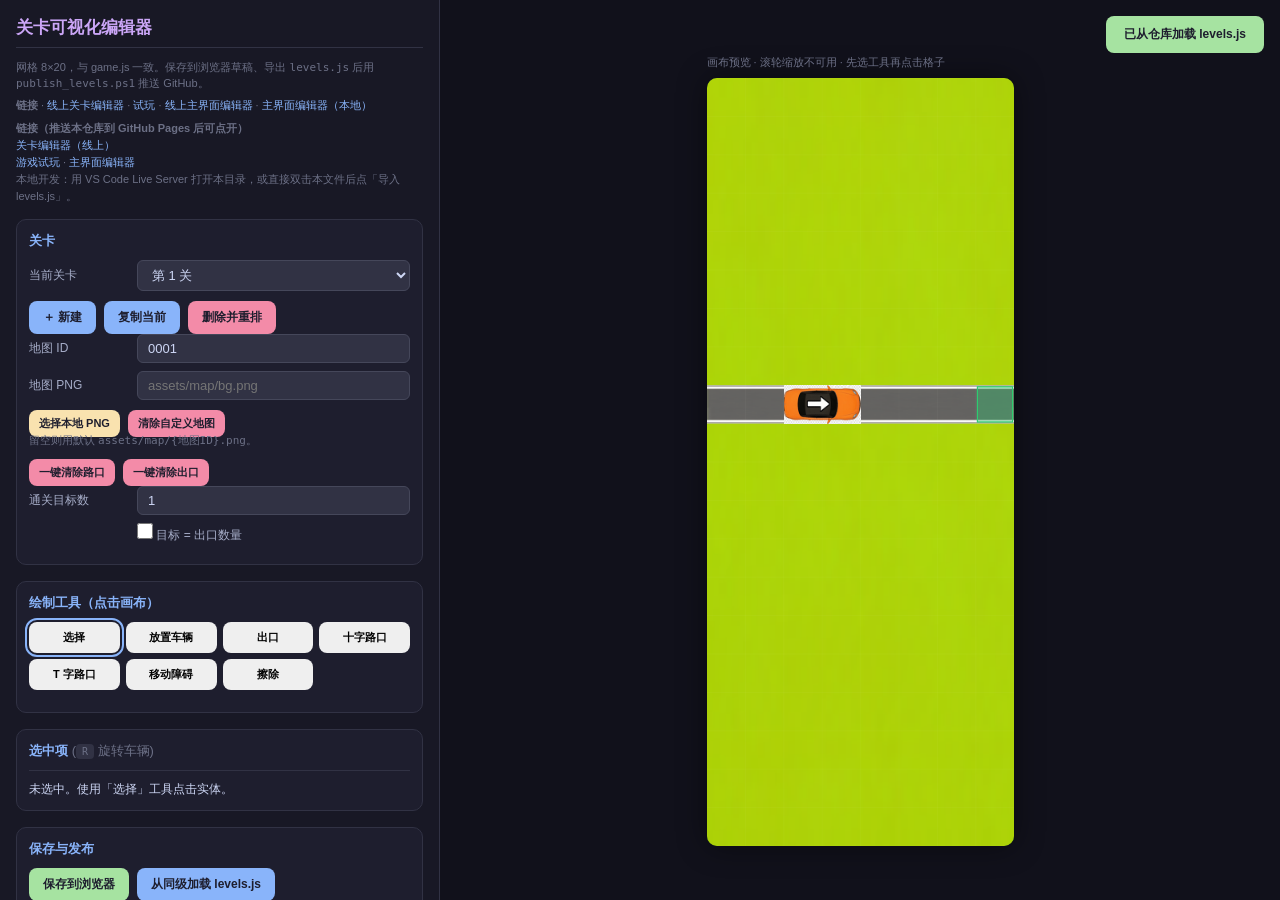
<file: level_editor.html>
<!DOCTYPE html>
<html lang="zh-CN">
<head>
<meta charset="UTF-8">
<meta name="viewport" content="width=device-width, initial-scale=1.0">
<title>关卡可视化编辑器 — Car0423</title>
<style>
*{margin:0;padding:0;box-sizing:border-box}
body{font-family:'Segoe UI','Microsoft YaHei',sans-serif;background:#1e1e2e;color:#cdd6f4;display:flex;height:100vh;overflow:hidden}
.panel{height:100%;overflow-y:auto;padding:16px}
.panel::-webkit-scrollbar{width:6px}
.panel::-webkit-scrollbar-thumb{background:#45475a;border-radius:3px}
#left{width:440px;min-width:440px;background:#181825;border-right:1px solid #313244}
#right{flex:1;display:flex;align-items:center;justify-content:center;background:#11111b;position:relative;min-width:0}
h1{font-size:17px;color:#cba6f7;margin-bottom:12px;padding-bottom:8px;border-bottom:1px solid #313244}
.sub{font-size:11px;color:#6c7086;margin-bottom:14px;line-height:1.45}
.sub a{color:#89b4fa;text-decoration:none}
.sub a:hover{text-decoration:underline}
.section{margin-bottom:16px;background:#1e1e2e;border-radius:10px;padding:12px;border:1px solid #313244}
.section-title{font-size:13px;font-weight:700;color:#89b4fa;margin-bottom:10px}
.row{display:flex;align-items:center;margin-bottom:8px;gap:8px;flex-wrap:wrap}
.row label{width:100px;min-width:100px;font-size:12px;color:#a6adc8}
.row input[type=text],.row input[type=number],.row select{flex:1;min-width:0;background:#313244;border:1px solid #45475a;color:#cdd6f4;padding:6px 10px;border-radius:6px;font-size:13px;outline:none}
.row input:focus,.row select:focus{border-color:#89b4fa}
.row input[type=checkbox]{accent-color:#89b4fa;width:16px;height:16px}
.btn-row{display:flex;gap:8px;flex-wrap:wrap;margin-top:10px}
button{padding:8px 14px;border:none;border-radius:8px;font-size:12px;font-weight:600;cursor:pointer}
.btn-primary{background:#89b4fa;color:#1e1e2e}
.btn-primary:hover{background:#74c7ec}
.btn-success{background:#a6e3a1;color:#1e1e2e}
.btn-warn{background:#f9e2af;color:#1e1e2e}
.btn-danger{background:#f38ba8;color:#1e1e2e}
.tool-grid{display:grid;grid-template-columns:repeat(4,1fr);gap:6px;margin-top:8px}
.tool-grid button{padding:8px;font-size:11px}
.tool-active{outline:2px solid #89b4fa;outline-offset:2px}
#editCanvas{display:block;background:#2d5a27;touch-action:none;border-radius:10px;box-shadow:0 0 30px rgba(0,0,0,.45)}
.wrap-preview{position:relative}
.preview-hint{font-size:11px;color:#6c7086;margin-bottom:8px}
#props{border-top:1px solid #313244;padding-top:10px;margin-top:10px;font-size:12px}
#props .row label{width:88px;min-width:88px}
textarea.waypoints{width:100%;min-height:72px;background:#313244;border:1px solid #45475a;color:#cdd6f4;padding:8px;border-radius:6px;font-family:Consolas,monospace;font-size:11px;resize:vertical}
.toast{position:fixed;top:16px;right:16px;background:#a6e3a1;color:#1e1e2e;padding:10px 18px;border-radius:8px;font-weight:600;opacity:0;transition:opacity .25s;pointer-events:none;z-index:999;max-width:320px;font-size:12px}
.toast.show{opacity:1}
.toast.err{background:#f38ba8}
input[type=file]{display:none}
kbd{font-size:10px;background:#313244;padding:2px 6px;border-radius:4px}
.btn-sm{padding:6px 10px;font-size:11px}
</style>
</head>
<body>

<div id="left" class="panel">
  <h1>关卡可视化编辑器</h1>
  <p class="sub">网格 8×20，与 game.js 一致。保存到浏览器草稿、导出 <code>levels.js</code> 后用 <code>publish_levels.ps1</code> 推送 GitHub。</p>
  <p class="sub" style="margin-top:-8px"><strong>链接</strong> ·
    <a href="https://happytutugames.github.io/Car0423/level_editor.html" target="_blank" rel="noopener">线上关卡编辑器</a> ·
    <a href="https://happytutugames.github.io/Car0423/index.html" target="_blank" rel="noopener">试玩</a> ·
    <a href="https://happytutugames.github.io/Car0423/editor.html" target="_blank" rel="noopener">线上主界面编辑器</a> ·
    <a href="editor.html">主界面编辑器（本地）</a></p>
  <p class="sub" style="margin-top:-8px;line-height:1.55"><strong>链接（推送本仓库到 GitHub Pages 后可点开）</strong><br>
    <a href="https://happytutugames.github.io/Car0423/level_editor.html" target="_blank" rel="noopener">关卡编辑器（线上）</a><br>
    <a href="https://happytutugames.github.io/Car0423/index.html" target="_blank" rel="noopener">游戏试玩</a> ·
    <a href="https://happytutugames.github.io/Car0423/editor.html" target="_blank" rel="noopener">主界面编辑器</a><br>
    <span style="color:#6c7086">本地开发：用 VS Code Live Server 打开本目录，或直接双击本文件后点「导入 levels.js」。</span>
  </p>

  <div class="section">
    <div class="section-title">关卡</div>
    <div class="row">
      <label>当前关卡</label>
      <select id="selLevel"></select>
    </div>
    <div class="btn-row">
      <button type="button" class="btn-primary" onclick="addLevel()">＋ 新建</button>
      <button type="button" class="btn-primary" onclick="duplicateLevel()">复制当前</button>
      <button type="button" class="btn-danger" onclick="deleteLevel()">删除并重排</button>
    </div>
    <div class="row"><label>地图 ID</label><input type="text" id="fldMap" placeholder="0001"></div>
    <div class="row"><label>地图 PNG</label><input type="text" id="fldMapBg" placeholder="assets/map/bg.png"></div>
    <div class="btn-row">
      <button type="button" class="btn-warn btn-sm" onclick="pickMapBgFile()">选择本地 PNG</button>
      <button type="button" class="btn-danger btn-sm" onclick="clearMapBg()">清除自定义地图</button>
    </div>
    <p class="sub" style="margin:-4px 0 8px 0">留空则用默认 <code>assets/map/{地图ID}.png</code>。</p>
    <div class="btn-row">
      <button type="button" class="btn-danger btn-sm" onclick="clearAllIntersections()">一键清除路口</button>
      <button type="button" class="btn-danger btn-sm" onclick="clearAllExits()">一键清除出口</button>
    </div>
    <div class="row"><label>通关目标数</label><input type="number" id="fldTarget" min="0" step="1"></div>
    <div class="row" style="padding-left:108px">
      <label style="width:auto"><input type="checkbox" id="chkAutoTarget"> 目标 = 出口数量</label>
    </div>
  </div>

  <div class="section">
    <div class="section-title">绘制工具（点击画布）</div>
    <div class="tool-grid" id="tools"></div>
    <div id="placeDefaults" style="margin-top:10px"></div>
  </div>

  <div class="section" id="secProps">
    <div class="section-title">选中项 <span style="font-weight:400;color:#6c7086">(<kbd>R</kbd> 旋转车辆)</span></div>
    <div id="props">未选中。使用「选择」工具点击实体。</div>
  </div>

  <div class="section">
    <div class="section-title">保存与发布</div>
    <div class="btn-row">
      <button type="button" class="btn-success" onclick="saveDraft()">保存到浏览器</button>
      <button type="button" class="btn-primary" onclick="tryFetchLevels()">从同级加载 levels.js</button>
    </div>
    <div class="btn-row">
      <button type="button" class="btn-warn" onclick="triggerImport()">导入 levels.js 文件</button>
      <button type="button" class="btn-success" onclick="exportLevelsFile()">导出 levels.js</button>
    </div>
    <div class="btn-row">
      <button type="button" class="btn-primary" onclick="oneClickPublish()">一键发布（导出 + 复制命令）</button>
    </div>
    <p class="sub" style="margin-top:8px;margin-bottom:0">发布后请在 PowerShell 粘贴命令；默认使用下载目录中的 <code>levels.js</code> 覆盖仓库根目录并 push。</p>
  </div>

  <input type="file" id="importLevels" accept=".js,text/javascript">
  <input type="file" id="pickMapBg" accept="image/png,image/jpeg,image/webp,.png,.jpg,.jpeg,.webp">
  <input type="file" id="pickCarModel" accept="image/png,image/jpeg,image/webp,.png,.jpg,.jpeg,.webp">
</div>

<div id="right">
  <div class="wrap-preview">
    <div class="preview-hint">画布预览 · 滚轮缩放不可用 · 先选工具再点击格子</div>
    <canvas id="editCanvas" width="307" height="768"></canvas>
  </div>
</div>

<div class="toast" id="toast"></div>

<script>
(function () {
  const DESIGN_W = 768, DESIGN_H = 1920;
  const GRID_COLS = 8, GRID_ROWS = 20, CELL = 96;
  const STORAGE_KEY = 'car0423_levels_editor_draft_v1';
  const CAR_TYPES = ['zhixing', 'zuozhuan', 'youzhuan', 'zuodiaotou', 'youdiaotou'];
  const CAR_LOGIC = [
    { v: 'straight', l: '直行' },
    { v: 'left_turn', l: '左转' },
    { v: 'right_turn', l: '右转' },
    { v: 'left_uturn', l: '左掉头' },
    { v: 'right_uturn', l: '右掉头' }
  ];
  const DIRS = ['Right', 'Down', 'Left', 'Up'];
  const DIR_DELTA = {
    Right: { dx: 1, dy: 0 }, Left: { dx: -1, dy: 0 },
    Up: { dx: 0, dy: -1 }, Down: { dx: 0, dy: 1 }
  };

  const PREVIEW_SCALE = 0.4;
  const canvas = document.getElementById('editCanvas');
  const ctx = canvas.getContext('2d');

  let levels = {};
  let currentLevelNum = 1;
  let tool = 'select';
  let selected = null;
  const editorMapBlob = {};
  const editorCarBlob = {};
  let mapPreviewImg = null;
  let mapPreviewSrc = '';
  const carPreviewCache = {};
  let carImages = {};

  function toast(msg, isErr) {
    const t = document.getElementById('toast');
    t.textContent = msg;
    t.classList.toggle('err', !!isErr);
    t.classList.add('show');
    clearTimeout(toast._tid);
    toast._tid = setTimeout(() => t.classList.remove('show'), 2600);
  }

  function parseLevelsJs(text) {
    const trimmed = String(text || '').trim();
    const replaced = trimmed.replace(/^\s*const\s+LEVELS\s*=\s*/, 'return ').replace(/;\s*$/, '');
    try {
      return new Function(replaced)();
    } catch (e) {
      throw new Error('无法解析 levels.js: ' + e.message);
    }
  }

  function normalizeLevel(L) {
    if (!L || typeof L !== 'object') throw new Error('无效关卡');
    return {
      map: String(L.map != null ? L.map : '0001'),
      mapBg: L.mapBg != null ? String(L.mapBg).trim() : '',
      cars: Array.isArray(L.cars) ? L.cars.map(c => ({
        ...c,
        model: c.model != null ? String(c.model).trim() : ''
      })) : [],
      intersections: Array.isArray(L.intersections) ? L.intersections.map(i => ({ ...i })) : [],
      obstacles: Array.isArray(L.obstacles) ? L.obstacles.map(o => ({
        ...o,
        waypoints: Array.isArray(o.waypoints) ? o.waypoints.map(w => ({ ...w })) : []
      })) : [],
      exits: Array.isArray(L.exits) ? L.exits.map(e => ({ ...e })) : [],
      target: parseInt(L.target, 10) || 0
    };
  }

  function cloneAllLevels(src) {
    const out = {};
    Object.keys(src || {}).forEach(k => {
      const n = parseInt(k, 10);
      if (!isNaN(n) && n > 0) out[n] = normalizeLevel(src[k]);
    });
    return out;
  }

  function escapeJsStr(s) {
    return String(s).replace(/\\/g, '\\\\').replace(/'/g, "\\'");
  }

  function serializeLevels(levelsObj) {
    const nums = Object.keys(levelsObj).map(Number).filter(n => n > 0).sort((a, b) => a - b);
    if (!nums.length) return 'const LEVELS = {\n};\n';
    const lines = ['const LEVELS = {'];
    nums.forEach((num, idx) => {
      const L = levelsObj[num];
      lines.push(`  ${num}: {`);
      lines.push(`    map: '${escapeJsStr(L.map)}',`);
      if (L.mapBg && String(L.mapBg).trim()) {
        lines.push(`    mapBg: '${escapeJsStr(String(L.mapBg).trim())}',`);
      }
      lines.push('    cars: [');
      L.cars.forEach((c, i) => {
        const extra = (c.model && String(c.model).trim())
          ? `, model: '${escapeJsStr(String(c.model).trim())}'`
          : '';
        lines.push(`      { id: '${escapeJsStr(c.id)}', type: '${escapeJsStr(c.type)}', dir: '${escapeJsStr(c.dir)}', size: ${c.size}, x: ${c.x}, y: ${c.y}, speed: ${c.speed}, logic: '${escapeJsStr(c.logic)}'${extra} }${i < L.cars.length - 1 ? ',' : ''}`);
      });
      lines.push('    ],');
      lines.push('    intersections: [');
      L.intersections.forEach((it, i) => {
        if (it.type === 't') {
          lines.push(`      { id: '${escapeJsStr(it.id)}', type: 't', opening: '${escapeJsStr(it.opening)}', x: ${it.x}, y: ${it.y} }${i < L.intersections.length - 1 ? ',' : ''}`);
        } else {
          lines.push(`      { id: '${escapeJsStr(it.id)}', type: 'cross', x: ${it.x}, y: ${it.y} }${i < L.intersections.length - 1 ? ',' : ''}`);
        }
      });
      lines.push('    ],');
      lines.push('    obstacles: [');
      L.obstacles.forEach((o, i) => {
        const wps = (o.waypoints || []).map(wp =>
          `{ x: ${wp.x}, y: ${wp.y}, dir: '${escapeJsStr(wp.dir)}', wait: ${wp.wait} }`
        ).join(', ');
        lines.push(`      { id: '${escapeJsStr(o.id)}', x: ${o.x}, y: ${o.y}, dir: '${escapeJsStr(o.dir)}', speed: ${o.speed}, waypoints: [${wps}] }${i < L.obstacles.length - 1 ? ',' : ''}`);
      });
      lines.push('    ],');
      lines.push('    exits: [');
      L.exits.forEach((e, i) => {
        lines.push(`      { id: '${escapeJsStr(e.id)}', x: ${e.x}, y: ${e.y} }${i < L.exits.length - 1 ? ',' : ''}`);
      });
      lines.push('    ],');
      lines.push(`    target: ${L.target}`);
      lines.push('  }' + (idx < nums.length - 1 ? ',' : ''));
      if (idx < nums.length - 1) lines.push('');
    });
    lines.push('};');
    lines.push('');
    return lines.join('\n');
  }

  function getSortedNums() {
    return Object.keys(levels).map(Number).filter(n => n > 0).sort((a, b) => a - b);
  }

  function getCurrentLevel() {
    return levels[currentLevelNum];
  }

  function emptyLevel(mapId) {
    return normalizeLevel({
      map: mapId || '0001',
      cars: [],
      intersections: [],
      obstacles: [],
      exits: [],
      target: 0
    });
  }

  function ensureLevels() {
    if (!getSortedNums().length) {
      levels[1] = emptyLevel('0001');
      currentLevelNum = 1;
    }
  }

  function nextCarId(L) {
    let max = 0;
    L.cars.forEach(item => {
      const n = parseInt(item.id, 10);
      if (!isNaN(n)) max = Math.max(max, n);
    });
    return String(max + 1).padStart(4, '0');
  }

  function nextIntersectionId(L) {
    let max = 1000;
    L.intersections.forEach(item => {
      const n = parseInt(item.id, 10);
      if (!isNaN(n)) max = Math.max(max, n);
    });
    return String(max + 1);
  }

  function nextObstacleId(L) {
    let max = 2000;
    L.obstacles.forEach(item => {
      const n = parseInt(item.id, 10);
      if (!isNaN(n)) max = Math.max(max, n);
    });
    return String(max + 1);
  }

  function nextExitId(L) {
    let max = 4000;
    L.exits.forEach(item => {
      const n = parseInt(item.id, 10);
      if (!isNaN(n)) max = Math.max(max, n);
    });
    return String(max + 1);
  }

  function getCarCells(car) {
    const cells = [{ x: car.x, y: car.y }];
    const d = DIR_DELTA[car.dir];
    cells.push({ x: car.x - d.dx, y: car.y - d.dy });
    return cells;
  }

  function cellTakenByCar(L, gx, gy, ignoreId) {
    for (const c of L.cars) {
      if (ignoreId && c.id === ignoreId) continue;
      if (getCarCells(c).some(cel => cel.x === gx && cel.y === gy)) return true;
    }
    return false;
  }

  function refreshLevelSelect() {
    const sel = document.getElementById('selLevel');
    if (!sel) return;
    sel.innerHTML = '';
    getSortedNums().forEach(n => {
      const opt = document.createElement('option');
      opt.value = n;
      opt.textContent = '第 ' + n + ' 关';
      sel.appendChild(opt);
    });
    sel.value = String(currentLevelNum);
    if (!levels[currentLevelNum]) currentLevelNum = getSortedNums()[0];
    sel.value = String(currentLevelNum);
  }

  function syncFieldsFromLevel() {
    const L = getCurrentLevel();
    if (!L) return;
    document.getElementById('fldMap').value = L.map;
    const fldMapBgEl = document.getElementById('fldMapBg');
    if (fldMapBgEl) fldMapBgEl.value = L.mapBg || '';
    document.getElementById('fldTarget').value = L.target;
    maybeAutoTarget();
  }

  function maybeAutoTarget() {
    const L = getCurrentLevel();
    if (!L) return;
    if (document.getElementById('chkAutoTarget').checked) {
      L.target = L.exits.length;
      document.getElementById('fldTarget').value = L.target;
    }
  }

  function bindLevelFields() {
    document.getElementById('fldMap').oninput = function () {
      const L = getCurrentLevel();
      if (L) L.map = this.value.trim() || '0001';
      refreshLevelMapPreview();
    };
    const fldMapBgEl = document.getElementById('fldMapBg');
    if (fldMapBgEl) {
      fldMapBgEl.oninput = function () {
        const L2 = getCurrentLevel();
        if (L2) L2.mapBg = this.value.trim();
        refreshLevelMapPreview();
      };
    }
    document.getElementById('fldTarget').onchange = function () {
      const L = getCurrentLevel();
      if (L) L.target = parseInt(this.value, 10) || 0;
    };
    document.getElementById('chkAutoTarget').onchange = function () {
      maybeAutoTarget();
      render();
    };
    document.getElementById('selLevel').onchange = function () {
      currentLevelNum = parseInt(this.value, 10);
      selected = null;
      syncFieldsFromLevel();
      refreshLevelMapPreview();
      renderProps();
      render();
    };
  }

  function buildTools() {
    const defs = [
      { id: 'select', label: '选择' },
      { id: 'car', label: '放置车辆' },
      { id: 'exit', label: '出口' },
      { id: 'cross', label: '十字路口' },
      { id: 't_junction', label: 'T 字路口' },
      { id: 'obstacle', label: '移动障碍' },
      { id: 'erase', label: '擦除' }
    ];
    const host = document.getElementById('tools');
    host.innerHTML = '';
    defs.forEach(d => {
      const b = document.createElement('button');
      b.type = 'button';
      b.textContent = d.label;
      b.dataset.tool = d.id;
      b.onclick = () => setTool(d.id);
      host.appendChild(b);
    });
    updateToolUI();
    rebuildPlaceDefaults();
  }

  function setTool(id) {
    tool = id;
    updateToolUI();
    rebuildPlaceDefaults();
  }

  function updateToolUI() {
    document.querySelectorAll('#tools button').forEach(b => {
      b.classList.toggle('tool-active', b.dataset.tool === tool);
    });
  }

  function rebuildPlaceDefaults() {
    const host = document.getElementById('placeDefaults');
    if (tool === 'car') {
      host.innerHTML =
        '<div class="row"><label>车型</label><select id="pdType">' +
        CAR_TYPES.map(t => `<option value="${t}">${t}</option>`).join('') +
        '</select></div>' +
        '<div class="row"><label>逻辑</label><select id="pdLogic">' +
        CAR_LOGIC.map(x => `<option value="${x.v}">${x.l}</option>`).join('') +
        '</select></div>' +
        '<div class="row"><label>朝向</label><select id="pdDir">' +
        DIRS.map(d => `<option value="${d}">${d}</option>`).join('') +
        '</select></div>' +
        '<div class="row"><label>模型 PNG</label><input type="text" id="pdModel" placeholder="可选，如 assets/cars/a.png"></div>';
    } else if (tool === 't_junction') {
      host.innerHTML =
        '<div class="row"><label>T 开口向</label><select id="pdOpening">' +
        DIRS.map(d => `<option value="${d}">${d}</option>`).join('') +
        '</select></div><p class="sub" style="margin:0">开口方向的反向轴为阻挡侧（与 game.js 一致）。</p>';
    } else {
      host.innerHTML = '';
    }
  }

  function refreshLevelMapPreview() {
    const L = getCurrentLevel();
    const blob = editorMapBlob[currentLevelNum];
    const pathBg = L && L.mapBg && L.mapBg.trim();
    const fallback = L ? ('assets/map/' + (L.map || '0001') + '.png') : '';
    const src = blob || pathBg || fallback;
    if (!src) {
      mapPreviewImg = null;
      mapPreviewSrc = '';
      render();
      return;
    }
    if (mapPreviewSrc === src && mapPreviewImg && mapPreviewImg.complete) {
      render();
      return;
    }
    mapPreviewSrc = src;
    const im = new Image();
    im.onload = () => { mapPreviewImg = im; render(); };
    im.onerror = () => { mapPreviewImg = null; render(); };
    im.src = src;
    mapPreviewImg = im;
  }

  function getCarDrawImage(car) {
    const bk = currentLevelNum + '_' + car.id;
    const blobSrc = editorCarBlob[bk];
    const pathSrc = car.model && car.model.trim();
    const src = blobSrc || pathSrc;
    if (!src) return carImages[car.type + '_' + car.dir];
    let entry = carPreviewCache[bk];
    if (!entry || entry.src !== src) {
      const im = new Image();
      im.onload = () => render();
      im.onerror = () => render();
      im.src = src;
      carPreviewCache[bk] = { img: im, src: src };
      entry = carPreviewCache[bk];
    }
    const im = entry.img;
    if (im.complete && im.naturalWidth > 0) return im;
    return carImages[car.type + '_' + car.dir];
  }

  function preloadCars() {
    CAR_TYPES.forEach(t => {
      DIRS.forEach(d => {
        const k = t + '_' + d;
        const im = new Image();
        im.onload = () => { carImages[k] = im; render(); };
        im.onerror = () => { carImages[k] = null; render(); };
        im.src = `assets/cars/${t}/${d}.png`;
        carImages[k] = im;
      });
    });
  }

  function pickAtGrid(gx, gy) {
    const L = getCurrentLevel();
    if (!L) return null;
    for (let i = L.cars.length - 1; i >= 0; i--) {
      const c = L.cars[i];
      if (getCarCells(c).some(cel => cel.x === gx && cel.y === gy)) return { kind: 'car', id: c.id };
    }
    for (const o of L.obstacles) {
      if (Math.round(o.x) === gx && Math.round(o.y) === gy) return { kind: 'obstacle', id: o.id };
    }
    for (const e of L.exits) {
      if (e.x === gx && e.y === gy) return { kind: 'exit', id: e.id };
    }
    for (const it of L.intersections) {
      if (it.x === gx && it.y === gy) return { kind: 'intersection', id: it.id };
    }
    return null;
  }

  function eraseAtGrid(gx, gy) {
    const L = getCurrentLevel();
    let hit = pickAtGrid(gx, gy);
    if (!hit) return;
    selected = null;
    if (hit.kind === 'car') {
      const bk = currentLevelNum + '_' + hit.id;
      if (editorCarBlob[bk]) {
        URL.revokeObjectURL(editorCarBlob[bk]);
        delete editorCarBlob[bk];
      }
      delete carPreviewCache[bk];
      L.cars = L.cars.filter(c => c.id !== hit.id);
    }
    else if (hit.kind === 'exit') L.exits = L.exits.filter(e => e.id !== hit.id);
    else if (hit.kind === 'intersection') L.intersections = L.intersections.filter(i => i.id !== hit.id);
    else if (hit.kind === 'obstacle') L.obstacles = L.obstacles.filter(o => o.id !== hit.id);
    maybeAutoTarget();
    renderProps();
    render();
    toast('已删除');
  }

  function placeCar(gx, gy) {
    const L = getCurrentLevel();
    const type = document.getElementById('pdType').value;
    const logic = document.getElementById('pdLogic').value;
    const dir = document.getElementById('pdDir').value;
    const head = { x: gx, y: gy };
    const d = DIR_DELTA[dir];
    const tail = { x: gx - d.dx, y: gy - d.dy };
    const inBounds = (c) => c.x >= 0 && c.x < GRID_COLS && c.y >= 0 && c.y < GRID_ROWS;
    if (!inBounds(head) || !inBounds(tail)) {
      toast('车辆头尾须在游戏网格内', true);
      return;
    }
    if (cellTakenByCar(L, head.x, head.y, null) || cellTakenByCar(L, tail.x, tail.y, null)) {
      toast('与现有车辆重叠', true);
      return;
    }
    const id = nextCarId(L);
    const pdModelEl = document.getElementById('pdModel');
    const modelPath = pdModelEl && pdModelEl.value.trim() ? pdModelEl.value.trim() : '';
    L.cars.push({ id, type, dir, size: 2, x: gx, y: gy, speed: 300, logic, model: modelPath });
    selected = { kind: 'car', id };
    maybeAutoTarget();
    renderProps();
    render();
  }

  function placeExit(gx, gy) {
    const L = getCurrentLevel();
    if (L.exits.some(e => e.x === gx && e.y === gy)) return;
    const id = nextExitId(L);
    L.exits.push({ id, x: gx, y: gy });
    maybeAutoTarget();
    render();
    toast('已放置出口');
  }

  function placeIntersection(kind, gx, gy) {
    const L = getCurrentLevel();
    const existing = L.intersections.find(i => i.x === gx && i.y === gy);
    if (existing) return;
    const id = nextIntersectionId(L);
    if (kind === 'cross') L.intersections.push({ id, type: 'cross', x: gx, y: gy });
    else {
      const opening = document.getElementById('pdOpening').value;
      L.intersections.push({ id, type: 't', opening, x: gx, y: gy });
    }
    render();
  }

  function placeObstacle(gx, gy) {
    const L = getCurrentLevel();
    if (L.obstacles.some(o => Math.round(o.x) === gx && Math.round(o.y) === gy)) return;
    const id = nextObstacleId(L);
    L.obstacles.push({
      id, x: gx, y: gy, dir: 'Down', speed: 500,
      waypoints: [
        { x: gx, y: Math.min(GRID_ROWS - 1, gy + 2), dir: 'Up', wait: 300 },
        { x: gx, y: Math.max(0, gy - 1), dir: 'Down', wait: 300 }
      ]
    });
    selected = { kind: 'obstacle', id };
    renderProps();
    render();
    toast('已放置障碍，请在右侧编辑路点');
  }

  function handleGridClick(gx, gy) {
    if (gx < 0 || gx >= GRID_COLS || gy < 0 || gy >= GRID_ROWS) return;
    const L = getCurrentLevel();
    if (!L) return;

    if (tool === 'select') {
      selected = pickAtGrid(gx, gy);
      renderProps();
      render();
      return;
    }
    if (tool === 'erase') {
      eraseAtGrid(gx, gy);
      return;
    }
    if (tool === 'car') placeCar(gx, gy);
    else if (tool === 'exit') placeExit(gx, gy);
    else if (tool === 'cross') placeIntersection('cross', gx, gy);
    else if (tool === 't_junction') placeIntersection('t', gx, gy);
    else if (tool === 'obstacle') placeObstacle(gx, gy);
  }

  function evToGrid(ev) {
    const rect = canvas.getBoundingClientRect();
    const px = (ev.clientX - rect.left) / rect.width * DESIGN_W;
    const py = (ev.clientY - rect.top) / rect.height * DESIGN_H;
    return { gx: Math.floor(px / CELL), gy: Math.floor(py / CELL) };
  }

  canvas.addEventListener('click', ev => {
    const { gx, gy } = evToGrid(ev);
    handleGridClick(gx, gy);
  });

  function rotateSelectedCar() {
    if (!selected || selected.kind !== 'car') return;
    const L = getCurrentLevel();
    const c = L.cars.find(x => x.id === selected.id);
    if (!c) return;
    const ix = DIRS.indexOf(c.dir);
    c.dir = DIRS[(ix + 1) % DIRS.length];
    renderProps();
    render();
  }

  document.addEventListener('keydown', ev => {
    if (ev.target && (ev.target.tagName === 'INPUT' || ev.target.tagName === 'TEXTAREA' || ev.target.tagName === 'SELECT')) return;
    if (ev.key === 'r' || ev.key === 'R') rotateSelectedCar();
  });

  function drawRoundRect(x, y, w, h, r) {
    ctx.beginPath();
    ctx.moveTo(x + r, y);
    ctx.arcTo(x + w, y, x + w, y + h, r);
    ctx.arcTo(x + w, y + h, x, y + h, r);
    ctx.arcTo(x, y + h, x, y, r);
    ctx.arcTo(x, y, x + w, y, r);
    ctx.closePath();
  }

  function render() {
    canvas.width = Math.round(DESIGN_W * PREVIEW_SCALE);
    canvas.height = Math.round(DESIGN_H * PREVIEW_SCALE);
    ctx.setTransform(PREVIEW_SCALE, 0, 0, PREVIEW_SCALE, 0, 0);

    const L = getCurrentLevel();
    ctx.fillStyle = '#2d5a27';
    ctx.fillRect(0, 0, DESIGN_W, DESIGN_H);

    if (L && mapPreviewImg && mapPreviewImg.complete && mapPreviewImg.naturalWidth > 0) {
      ctx.drawImage(mapPreviewImg, 0, 0, DESIGN_W, DESIGN_H);
    }

    ctx.strokeStyle = 'rgba(255,255,255,0.07)';
    ctx.lineWidth = 1;
    for (let gx = 0; gx <= GRID_COLS; gx++) {
      ctx.beginPath();
      ctx.moveTo(gx * CELL, 0);
      ctx.lineTo(gx * CELL, GRID_ROWS * CELL);
      ctx.stroke();
    }
    for (let gy = 0; gy <= GRID_ROWS; gy++) {
      ctx.beginPath();
      ctx.moveTo(0, gy * CELL);
      ctx.lineTo(GRID_COLS * CELL, gy * CELL);
      ctx.stroke();
    }

    if (!L) return;

    for (const e of L.exits) {
      const ex = e.x * CELL, ey = e.y * CELL;
      if (e.x >= 0 && e.x < GRID_COLS && e.y >= 0 && e.y < GRID_ROWS) {
        ctx.fillStyle = 'rgba(46, 204, 113, 0.35)';
        ctx.fillRect(ex + 4, ey + 4, CELL - 8, CELL - 8);
        ctx.strokeStyle = '#2ecc71';
        ctx.lineWidth = 3;
        ctx.strokeRect(ex + 4, ey + 4, CELL - 8, CELL - 8);
      }
    }

    for (const inter of L.intersections) {
      const ix = inter.x * CELL, iy = inter.y * CELL;
      ctx.fillStyle = inter.type === 't' ? 'rgba(186, 104, 200, 0.2)' : 'rgba(241, 196, 15, 0.15)';
      ctx.fillRect(ix, iy, CELL, CELL);
      if (inter.type === 't') {
        ctx.fillStyle = '#cba6f7';
        ctx.font = 'bold 28px sans-serif';
        ctx.textAlign = 'center';
        ctx.fillText('T', ix + CELL / 2, iy + CELL / 2 + 10);
      }
    }

    for (const obs of L.obstacles) {
      const ox = obs.x * CELL, oy = obs.y * CELL;
      ctx.fillStyle = '#e74c3c';
      ctx.globalAlpha = 0.75;
      drawRoundRect(ox + 8, oy + 8, CELL - 16, CELL - 16, 10);
      ctx.fill();
      ctx.globalAlpha = 1;
      ctx.fillStyle = '#fff';
      ctx.font = 'bold 28px sans-serif';
      ctx.textAlign = 'center';
      ctx.fillText('⚠', ox + CELL / 2, oy + CELL / 2 + 10);
    }

    for (const car of L.cars) {
      const img = getCarDrawImage(car);
      const d = DIR_DELTA[car.dir];
      let drawX, drawY, drawW, drawH;
      if (car.dir === 'Right' || car.dir === 'Left') {
        drawW = CELL * 2; drawH = CELL;
        drawX = car.x * CELL - (car.dir === 'Left' ? CELL : 0);
        drawY = car.y * CELL;
      } else {
        drawW = CELL; drawH = CELL * 2;
        drawX = car.x * CELL;
        drawY = car.y * CELL - (car.dir === 'Up' ? CELL : 0);
      }
      if (img && img.complete && img.naturalWidth > 0) {
        ctx.drawImage(img, drawX, drawY, drawW, drawH);
      } else {
        ctx.fillStyle = '#4A90D9';
        ctx.fillRect(drawX + 4, drawY + 4, drawW - 8, drawH - 8);
      }
      const sel = selected && selected.kind === 'car' && selected.id === car.id;
      if (sel) {
        ctx.strokeStyle = '#89b4fa';
        ctx.lineWidth = 4;
        ctx.strokeRect(drawX + 2, drawY + 2, drawW - 4, drawH - 4);
      }
    }

    if (selected) {
      let hx, hy;
      if (selected.kind === 'exit') {
        const e = L.exits.find(x => x.id === selected.id);
        if (e && e.x >= 0 && e.x < GRID_COLS && e.y >= 0 && e.y < GRID_ROWS) {
          hx = e.x * CELL; hy = e.y * CELL;
        }
      } else if (selected.kind === 'intersection') {
        const it = L.intersections.find(x => x.id === selected.id);
        if (it) { hx = it.x * CELL; hy = it.y * CELL; }
      } else if (selected.kind === 'obstacle') {
        const o = L.obstacles.find(x => x.id === selected.id);
        if (o) { hx = o.x * CELL; hy = o.y * CELL; }
      }
      if (hx != null) {
        ctx.strokeStyle = '#89b4fa';
        ctx.lineWidth = 4;
        ctx.strokeRect(hx + 2, hy + 2, CELL - 4, CELL - 4);
      }
    }
  }

  function renderProps() {
    const box = document.getElementById('props');
    const L = getCurrentLevel();
    if (!L || !selected) {
      box.textContent = '未选中。使用「选择」工具点击实体。';
      return;
    }

    if (selected.kind === 'car') {
      const c = L.cars.find(x => x.id === selected.id);
      if (!c) { box.textContent = '（对象已不存在）'; return; }
      box.innerHTML =
        '<div class="row"><label>ID</label><input type="text" id="pCarId" value="' + escapeHtml(c.id) + '"></div>' +
        '<div class="row"><label>类型</label><select id="pCarType">' +
        CAR_TYPES.map(t => `<option value="${t}" ${c.type === t ? 'selected' : ''}>${t}</option>`).join('') +
        '</select></div>' +
        '<div class="row"><label>逻辑</label><select id="pCarLogic">' +
        CAR_LOGIC.map(x => `<option value="${x.v}" ${c.logic === x.v ? 'selected' : ''}>${x.l}</option>`).join('') +
        '</select></div>' +
        '<div class="row"><label>朝向</label><select id="pCarDir">' +
        DIRS.map(d => `<option value="${d}" ${c.dir === d ? 'selected' : ''}>${d}</option>`).join('') +
        '</select></div>' +
        '<div class="row"><label>模型 PNG</label><input type="text" id="pCarModel" placeholder="assets/cars/a.png" value="' + escapeHtml(c.model || '') + '"></div>' +
        '<div class="btn-row" style="margin-top:4px;margin-bottom:4px">' +
        '<button type="button" class="btn-warn btn-sm" onclick="window.__pickCarModel()">选择本地 PNG</button></div>' +
        '<div class="row"><label>头格 X</label><input type="number" id="pCarX" value="' + c.x + '"></div>' +
        '<div class="row"><label>头格 Y</label><input type="number" id="pCarY" value="' + c.y + '"></div>' +
        '<div class="row"><label>速度</label><input type="number" id="pCarSpd" value="' + c.speed + '"></div>' +
        '<button type="button" class="btn-primary" onclick="window.__leRotate()">旋转朝向</button>';

      const apply = () => {
        delete carPreviewCache[currentLevelNum + '_' + c.id];
        c.id = document.getElementById('pCarId').value.trim() || c.id;
        c.type = document.getElementById('pCarType').value;
        c.logic = document.getElementById('pCarLogic').value;
        c.dir = document.getElementById('pCarDir').value;
        c.model = document.getElementById('pCarModel').value.trim();
        c.x = parseInt(document.getElementById('pCarX').value, 10) || 0;
        c.y = parseInt(document.getElementById('pCarY').value, 10) || 0;
        c.speed = parseInt(document.getElementById('pCarSpd').value, 10) || 300;
        render();
      };
      ['pCarId', 'pCarType', 'pCarLogic', 'pCarDir', 'pCarModel', 'pCarX', 'pCarY', 'pCarSpd'].forEach(id => {
        const el = document.getElementById(id);
        if (el) el.onchange = apply;
      });
      window.__leRotate = () => { rotateSelectedCar(); renderProps(); };
      return;
    }

    if (selected.kind === 'exit') {
      const e = L.exits.find(x => x.id === selected.id);
      if (!e) { box.textContent = '（对象已不存在）'; return; }
      box.innerHTML =
        '<div class="row"><label>ID</label><input type="text" id="pExId" value="' + escapeHtml(e.id) + '"></div>' +
        '<div class="row"><label>X</label><input type="number" id="pExX" value="' + e.x + '"></div>' +
        '<div class="row"><label>Y</label><input type="number" id="pExY" value="' + e.y + '"></div>' +
        '<p class="sub">可使用边界坐标（如 x=8、y=20）表示边缘出口。</p>';
      const apply = () => {
        e.id = document.getElementById('pExId').value.trim() || e.id;
        e.x = parseInt(document.getElementById('pExX').value, 10) || 0;
        e.y = parseInt(document.getElementById('pExY').value, 10) || 0;
        maybeAutoTarget();
        render();
      };
      ['pExId', 'pExX', 'pExY'].forEach(id => {
        const el = document.getElementById(id);
        if (el) el.onchange = apply;
      });
      return;
    }

    if (selected.kind === 'intersection') {
      const it = L.intersections.find(x => x.id === selected.id);
      if (!it) { box.textContent = '（对象已不存在）'; return; }
      const isT = it.type === 't';
      box.innerHTML =
        '<div class="row"><label>ID</label><input type="text" id="pInId" value="' + escapeHtml(it.id) + '"></div>' +
        '<div class="row"><label>类型</label><select id="pInType">' +
        `<option value="cross" ${!isT ? 'selected' : ''}>cross</option>` +
        `<option value="t" ${isT ? 'selected' : ''}>t</option>` +
        '</select></div>' +
        '<div class="row" id="pInOpenRow"><label>T 开口</label><select id="pInOpen">' +
        DIRS.map(d => `<option value="${d}" ${isT && it.opening === d ? 'selected' : ''}>${d}</option>`).join('') +
        '</select></div>' +
        '<div class="row"><label>格 X</label><input type="number" id="pInX" value="' + it.x + '"></div>' +
        '<div class="row"><label>格 Y</label><input type="number" id="pInY" value="' + it.y + '"></div>';

      const toggleOpenRow = () => {
        const tr = document.getElementById('pInOpenRow');
        tr.style.display = document.getElementById('pInType').value === 't' ? 'flex' : 'none';
      };
      document.getElementById('pInType').onchange = function () {
        if (this.value === 't') {
          it.type = 't';
          if (!it.opening) it.opening = 'Down';
        } else {
          it.type = 'cross';
          delete it.opening;
        }
        toggleOpenRow();
        renderProps();
        render();
      };
      toggleOpenRow();
      const apply = () => {
        it.id = document.getElementById('pInId').value.trim() || it.id;
        it.x = parseInt(document.getElementById('pInX').value, 10) || 0;
        it.y = parseInt(document.getElementById('pInY').value, 10) || 0;
        const openEl = document.getElementById('pInOpen');
        if (it.type === 't' && openEl) it.opening = openEl.value;
        render();
      };
      ['pInId', 'pInOpen', 'pInX', 'pInY'].forEach(id => {
        const el = document.getElementById(id);
        if (el) el.onchange = apply;
      });
      return;
    }

    if (selected.kind === 'obstacle') {
      const o = L.obstacles.find(x => x.id === selected.id);
      if (!o) { box.textContent = '（对象已不存在）'; return; }
      const wj = JSON.stringify(o.waypoints || [], null, 2);
      box.innerHTML =
        '<div class="row"><label>ID</label><input type="text" id="pObId" value="' + escapeHtml(o.id) + '"></div>' +
        '<div class="row"><label>起始 X</label><input type="number" id="pObX" value="' + o.x + '"></div>' +
        '<div class="row"><label>起始 Y</label><input type="number" id="pObY" value="' + o.y + '"></div>' +
        '<div class="row"><label>起始朝向</label><select id="pObDir">' +
        DIRS.map(d => `<option value="${d}" ${o.dir === d ? 'selected' : ''}>${d}</option>`).join('') +
        '</select></div>' +
        '<div class="row"><label>移动间隔</label><input type="number" id="pObSpd" value="' + o.speed + '" title="毫秒/格"></div>' +
        '<label style="font-size:11px;color:#a6adc8">路点 JSON（到达后等待 wait ms 再沿 dir 继续）</label>' +
        '<textarea class="waypoints" id="pObWp">' + escapeHtml(wj) + '</textarea>' +
        '<button type="button" class="btn-primary" onclick="document.getElementById(\'pObWp\').dispatchEvent(new Event(\'change\'))">应用路点</button>';

      const applyBasic = () => {
        o.id = document.getElementById('pObId').value.trim() || o.id;
        o.x = parseInt(document.getElementById('pObX').value, 10) || 0;
        o.y = parseInt(document.getElementById('pObY').value, 10) || 0;
        o.dir = document.getElementById('pObDir').value;
        o.speed = parseInt(document.getElementById('pObSpd').value, 10) || 500;
        render();
      };
      ['pObId', 'pObX', 'pObY', 'pObDir', 'pObSpd'].forEach(id => {
        const el = document.getElementById(id);
        if (el) el.onchange = applyBasic;
      });
      document.getElementById('pObWp').onchange = function () {
        try {
          const arr = JSON.parse(this.value);
          if (!Array.isArray(arr)) throw new Error('须为数组');
          o.waypoints = arr.map(w => ({
            x: parseInt(w.x, 10), y: parseInt(w.y, 10),
            dir: String(w.dir || 'Down'), wait: parseInt(w.wait, 10) || 0
          }));
          toast('路点已更新');
          render();
        } catch (err) {
          toast('路点 JSON 错误: ' + err.message, true);
        }
      };
    }
  }

  function escapeHtml(s) {
    return String(s).replace(/&/g, '&amp;').replace(/</g, '&lt;').replace(/"/g, '&quot;');
  }

  window.addLevel = function () {
    ensureLevels();
    const nums = getSortedNums();
    const next = nums.length ? Math.max.apply(null, nums) + 1 : 1;
    const tmpl = getCurrentLevel();
    levels[next] = emptyLevel(tmpl ? tmpl.map : String(next).padStart(4, '0'));
    currentLevelNum = next;
    refreshLevelSelect();
    syncFieldsFromLevel();
    refreshLevelMapPreview();
    selected = null;
    renderProps();
    render();
    toast('已新建关卡 ' + next);
  };

  window.duplicateLevel = function () {
    ensureLevels();
    const nums = getSortedNums();
    const next = nums.length ? Math.max.apply(null, nums) + 1 : 1;
    const raw = JSON.stringify(getCurrentLevel());
    levels[next] = normalizeLevel(JSON.parse(raw));
    currentLevelNum = next;
    refreshLevelSelect();
    syncFieldsFromLevel();
    refreshLevelMapPreview();
    selected = null;
    renderProps();
    render();
    toast('已复制为关卡 ' + next);
  };

  window.deleteLevel = function () {
    const nums = getSortedNums();
    if (nums.length <= 1) {
      toast('至少保留一关', true);
      return;
    }
    if (!confirm('删除第 ' + currentLevelNum + ' 关并将后续关卡前移编号？')) return;
    const filtered = nums.filter(n => n !== currentLevelNum);
    const newLevels = {};
    filtered.forEach((n, i) => { newLevels[i + 1] = levels[n]; });
    levels = newLevels;
    currentLevelNum = Math.min(currentLevelNum, filtered.length);
    refreshLevelSelect();
    syncFieldsFromLevel();
    refreshLevelMapPreview();
    selected = null;
    renderProps();
    render();
    toast('已删除并重排');
  };

  window.saveDraft = function () {
    try {
      localStorage.setItem(STORAGE_KEY, JSON.stringify({ levels, currentLevelNum }));
      toast('草稿已写入浏览器');
    } catch (e) {
      toast('保存失败', true);
    }
  };

  function loadDraft() {
    try {
      const raw = localStorage.getItem(STORAGE_KEY);
      if (!raw) return false;
      const d = JSON.parse(raw);
      if (d && d.levels && typeof d.levels === 'object') {
        levels = cloneAllLevels(d.levels);
        currentLevelNum = parseInt(d.currentLevelNum, 10) || 1;
        return true;
      }
    } catch (e) {}
    return false;
  }

  window.tryFetchLevels = async function () {
    const resp = await fetch('levels.js', { cache: 'no-store' });
    if (!resp.ok) throw new Error('HTTP ' + resp.status);
    const text = await resp.text();
    levels = cloneAllLevels(parseLevelsJs(text));
    ensureLevels();
    currentLevelNum = getSortedNums()[0];
    refreshLevelSelect();
    syncFieldsFromLevel();
    refreshLevelMapPreview();
    renderProps();
    render();
    toast('已从仓库加载 levels.js');
  };

  window.triggerImport = function () {
    const inp = document.getElementById('importLevels');
    inp.onchange = () => {
      const f = inp.files[0];
      if (!f) return;
      const reader = new FileReader();
      reader.onload = () => {
        try {
          levels = cloneAllLevels(parseLevelsJs(reader.result));
          ensureLevels();
          currentLevelNum = getSortedNums()[0];
          refreshLevelSelect();
          syncFieldsFromLevel();
          refreshLevelMapPreview();
          renderProps();
          render();
          toast('导入成功');
        } catch (err) {
          toast(err.message || '导入失败', true);
        }
      };
      reader.readAsText(f);
      inp.value = '';
    };
    inp.click();
  };

  window.exportLevelsFile = function () {
    const blob = new Blob([serializeLevels(levels)], { type: 'text/javascript;charset=utf-8' });
    const a = document.createElement('a');
    a.href = URL.createObjectURL(blob);
    a.download = 'levels.js';
    a.click();
    URL.revokeObjectURL(a.href);
    toast('已导出 levels.js');
  };

  window.oneClickPublish = function () {
    saveDraft();
    window.exportLevelsFile();
    const cmd = 'powershell -ExecutionPolicy Bypass -File "D:\\Car0423\\publish_levels.ps1"';
    if (navigator.clipboard && navigator.clipboard.writeText) {
      navigator.clipboard.writeText(cmd).then(() => {
        toast('已导出并复制发布命令，粘贴到 PowerShell 执行');
      }).catch(() => toast('已导出，请手动运行 publish_levels.ps1'));
    } else {
      toast('已导出，命令: ' + cmd);
    }
  };

  window.pickMapBgFile = function () {
    document.getElementById('pickMapBg').click();
  };

  window.clearMapBg = function () {
    const u = editorMapBlob[currentLevelNum];
    if (u) {
      URL.revokeObjectURL(u);
      delete editorMapBlob[currentLevelNum];
    }
    mapPreviewSrc = '';
    mapPreviewImg = null;
    const L = getCurrentLevel();
    if (L) {
      L.mapBg = '';
      const el = document.getElementById('fldMapBg');
      if (el) el.value = '';
    }
    refreshLevelMapPreview();
    toast('已清除自定义地图');
  };

  window.clearAllIntersections = function () {
    if (!confirm('清除当前关卡全部路口（十字/T 字）？')) return;
    const L = getCurrentLevel();
    if (!L) return;
    L.intersections = [];
    selected = null;
    renderProps();
    render();
    toast('已清除路口');
  };

  window.clearAllExits = function () {
    if (!confirm('清除当前关卡全部出口？')) return;
    const L = getCurrentLevel();
    if (!L) return;
    L.exits = [];
    maybeAutoTarget();
    selected = null;
    renderProps();
    render();
    toast('已清除出口');
  };

  window.__pickCarModel = function () {
    document.getElementById('pickCarModel').click();
  };

  document.getElementById('pickMapBg').addEventListener('change', function () {
    const f = this.files[0];
    const L = getCurrentLevel();
    if (!f || !L) {
      this.value = '';
      return;
    }
    const prev = editorMapBlob[currentLevelNum];
    if (prev) URL.revokeObjectURL(prev);
    editorMapBlob[currentLevelNum] = URL.createObjectURL(f);
    const safe = f.name.replace(/[^\w.\-]+/g, '_');
    L.mapBg = 'assets/map/' + safe;
    const fld = document.getElementById('fldMapBg');
    if (fld) fld.value = L.mapBg;
    refreshLevelMapPreview();
    toast('地图预览已更新（请将 PNG 复制到项目中该路径）');
    this.value = '';
  });

  document.getElementById('pickCarModel').addEventListener('change', function () {
    const f = this.files[0];
    if (!f || !selected || selected.kind !== 'car') {
      this.value = '';
      return;
    }
    const L = getCurrentLevel();
    const c = L && L.cars.find(x => x.id === selected.id);
    if (!c) {
      this.value = '';
      return;
    }
    const bk = currentLevelNum + '_' + c.id;
    const prev = editorCarBlob[bk];
    if (prev) URL.revokeObjectURL(prev);
    editorCarBlob[bk] = URL.createObjectURL(f);
    const safe = f.name.replace(/[^\w.\-]+/g, '_');
    c.model = 'assets/cars/' + safe;
    delete carPreviewCache[bk];
    renderProps();
    render();
    toast('车辆模型预览已更新');
    this.value = '';
  });

  ensureLevels();
  buildTools();
  bindLevelFields();
  preloadCars();

  function bootstrapEmptyUi() {
    ensureLevels();
    refreshLevelSelect();
    syncFieldsFromLevel();
    refreshLevelMapPreview();
    renderProps();
    render();
  }

  if (!loadDraft()) {
    window.tryFetchLevels().catch(() => {
      toast('无法加载同级 levels.js（可直接导入或使用 Live Server）', true);
      bootstrapEmptyUi();
    });
  } else {
    refreshLevelSelect();
    syncFieldsFromLevel();
    refreshLevelMapPreview();
    renderProps();
    render();
    toast('已恢复浏览器草稿');
  }
})();
</script>
</body>
</html>
</file>
